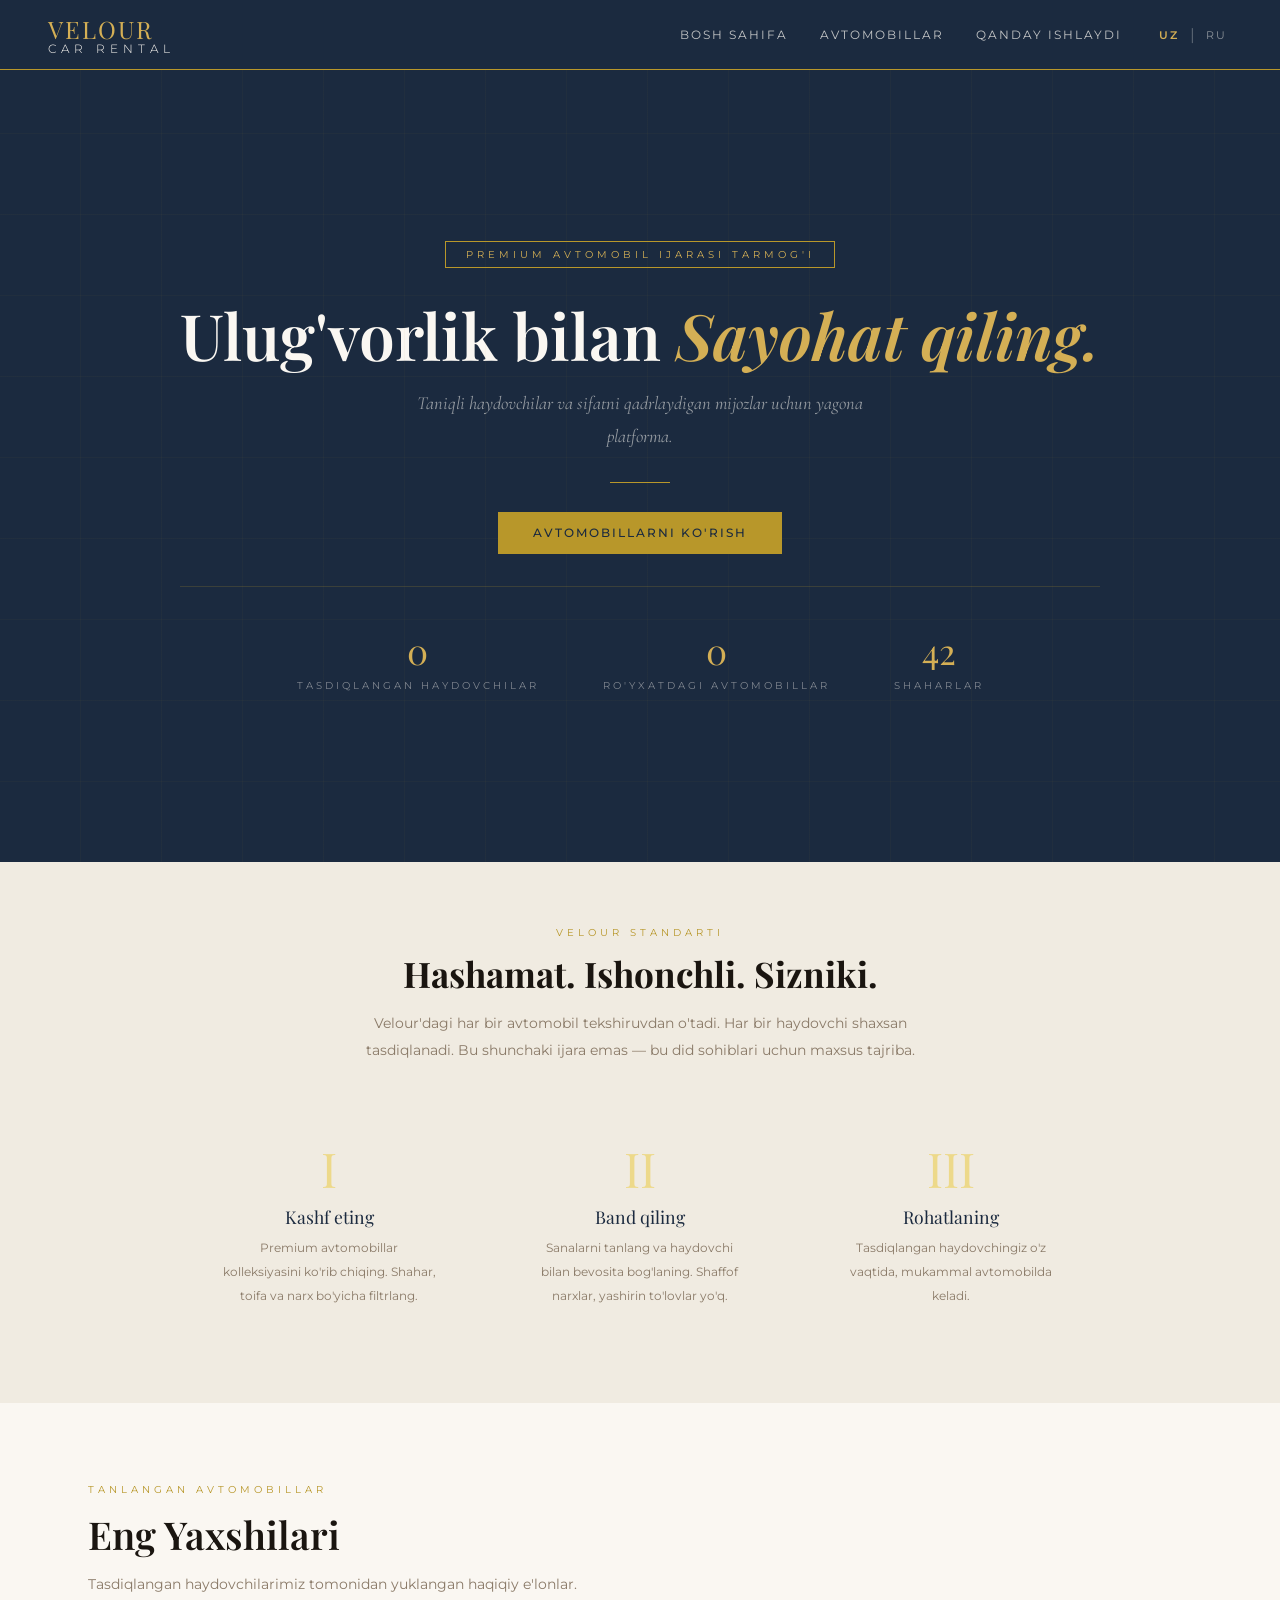
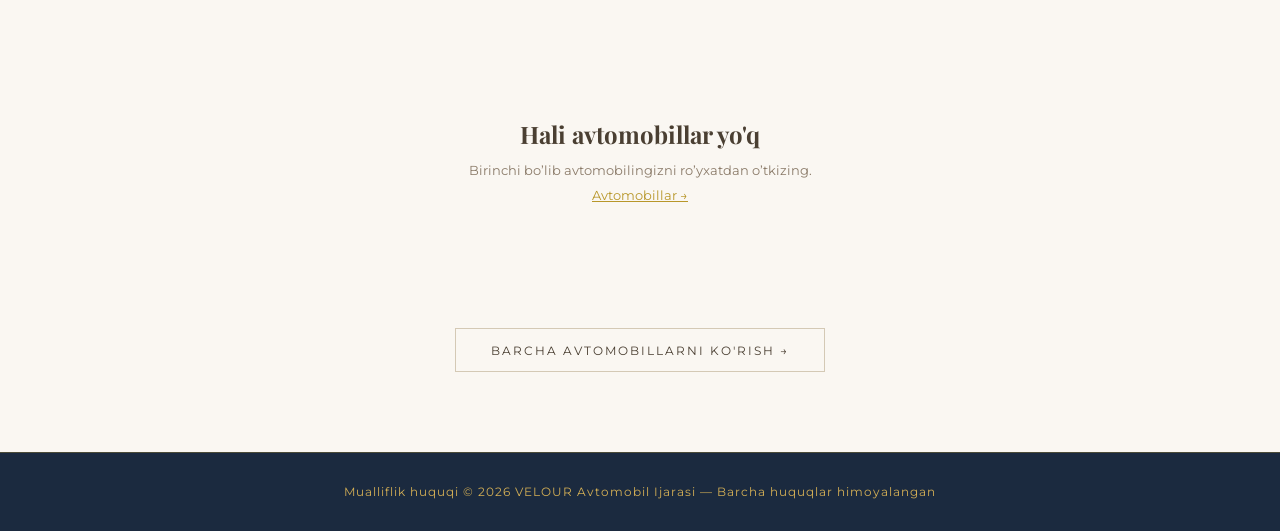
<file: index.html>
<!DOCTYPE html>
<html lang="uz">
<head>
<meta charset="UTF-8">
<meta name="viewport" content="width=device-width, initial-scale=1.0">
<title>Velour — Premium Avtomobil Ijarasi</title>
<link rel="stylesheet" href="style.css">
<script src="velour.js"></script>
</head>
<body>

<div id="nav-root"></div>

<section class="hero">
  <div>
    <div class="hero-badge" id="h-badge"></div>
    <h1 id="h-h1"></h1>
    <p class="hero-sub" id="h-sub"></p>
    <div class="divider"></div>
    <div class="hero-btns">
      <a class="btn-primary" href="pages/browse.html" id="h-btn1"></a>
    </div>
    <div class="hero-stats">
      <div><div class="stat-num" id="stat-d">0</div><div class="stat-label" id="sl-d"></div></div>
      <div><div class="stat-num" id="stat-c">0</div><div class="stat-label" id="sl-c"></div></div>
      <div><div class="stat-num">42</div><div class="stat-label" id="sl-ci"></div></div>
    </div>
  </div>
</section>

<div style="background:var(--cream-dark);padding:4rem 3rem;text-align:center;">
  <div style="max-width:900px;margin:0 auto;">
    <div class="section-tag" id="std-tag"></div>
    <h2 class="serif" id="std-h2" style="font-size:2.2rem;margin-bottom:0.8rem;"></h2>
    <p id="std-p" style="color:var(--text-muted);font-size:0.85rem;line-height:2;max-width:560px;margin:0 auto 3rem;"></p>
    <div class="how-grid">
      <div class="how-item"><div class="how-num">I</div><div class="how-title" id="hw1t"></div><div class="how-desc" id="hw1d"></div></div>
      <div class="how-item"><div class="how-num">II</div><div class="how-title" id="hw2t"></div><div class="how-desc" id="hw2d"></div></div>
      <div class="how-item"><div class="how-num">III</div><div class="how-title" id="hw3t"></div><div class="how-desc" id="hw3d"></div></div>
    </div>
  </div>
</div>

<div class="section">
  <div class="section-tag" id="ft"></div>
  <h2 id="fh"></h2>
  <p class="section-sub" id="fs"></p>
  <div class="cars-grid" id="grid"></div>
  <div style="text-align:center;margin-top:2.5rem;">
    <a class="btn-outline" href="pages/browse.html" id="fb"></a>
  </div>
</div>

<footer style="background:var(--navy);color:rgba(250,247,242,0.5);text-align:center;padding:2rem;font-size:0.72rem;letter-spacing:1px;border-top:1px solid rgba(184,151,42,0.3);">
  <span id="foot"></span>
</footer>

<script>
document.getElementById('nav-root').innerHTML = buildNav('','');

function s(id,k){ var e=document.getElementById(id); if(e) e.textContent=t(k); }
s('h-badge','hero_badge');
document.getElementById('h-h1').innerHTML = t('hero_h1_1')+' <em>'+t('hero_h1_2')+'</em>';
s('h-sub','hero_sub'); s('h-btn1','hero_btn1');
s('sl-d','stat_drivers'); s('sl-c','stat_cars'); s('sl-ci','stat_cities');
s('std-tag','standard_tag'); s('std-h2','standard_h2'); s('std-p','standard_p');
s('hw1t','how1_title'); s('hw1d','how1_desc');
s('hw2t','how2_title'); s('hw2d','how2_desc');
s('hw3t','how3_title'); s('hw3d','how3_desc');
s('ft','featured_tag'); s('fh','featured_h2'); s('fs','featured_sub'); s('fb','featured_btn');
document.getElementById('foot').innerHTML = t('footer').replace('VELOUR','<span style="color:var(--gold-light)">VELOUR</span>');

var cars = getCars();
document.getElementById('stat-d').textContent = cars.length;
document.getElementById('stat-c').textContent = cars.length;

var featured = cars.slice(-3).reverse();
var grid = document.getElementById('grid');
if(!featured.length){
  grid.innerHTML = '<div class="empty-state"><h3>'+t('empty_h3')+'</h3><p>'+t('empty_p')+'<br><a href="pages/browse.html" style="color:var(--gold);">'+t('nav_browse')+' \u2192</a></p></div>';
} else {
  grid.innerHTML = featured.map(function(c){ return carCard(c,'pages/'); }).join('');
}
</script>
</body>
</html>
</file>
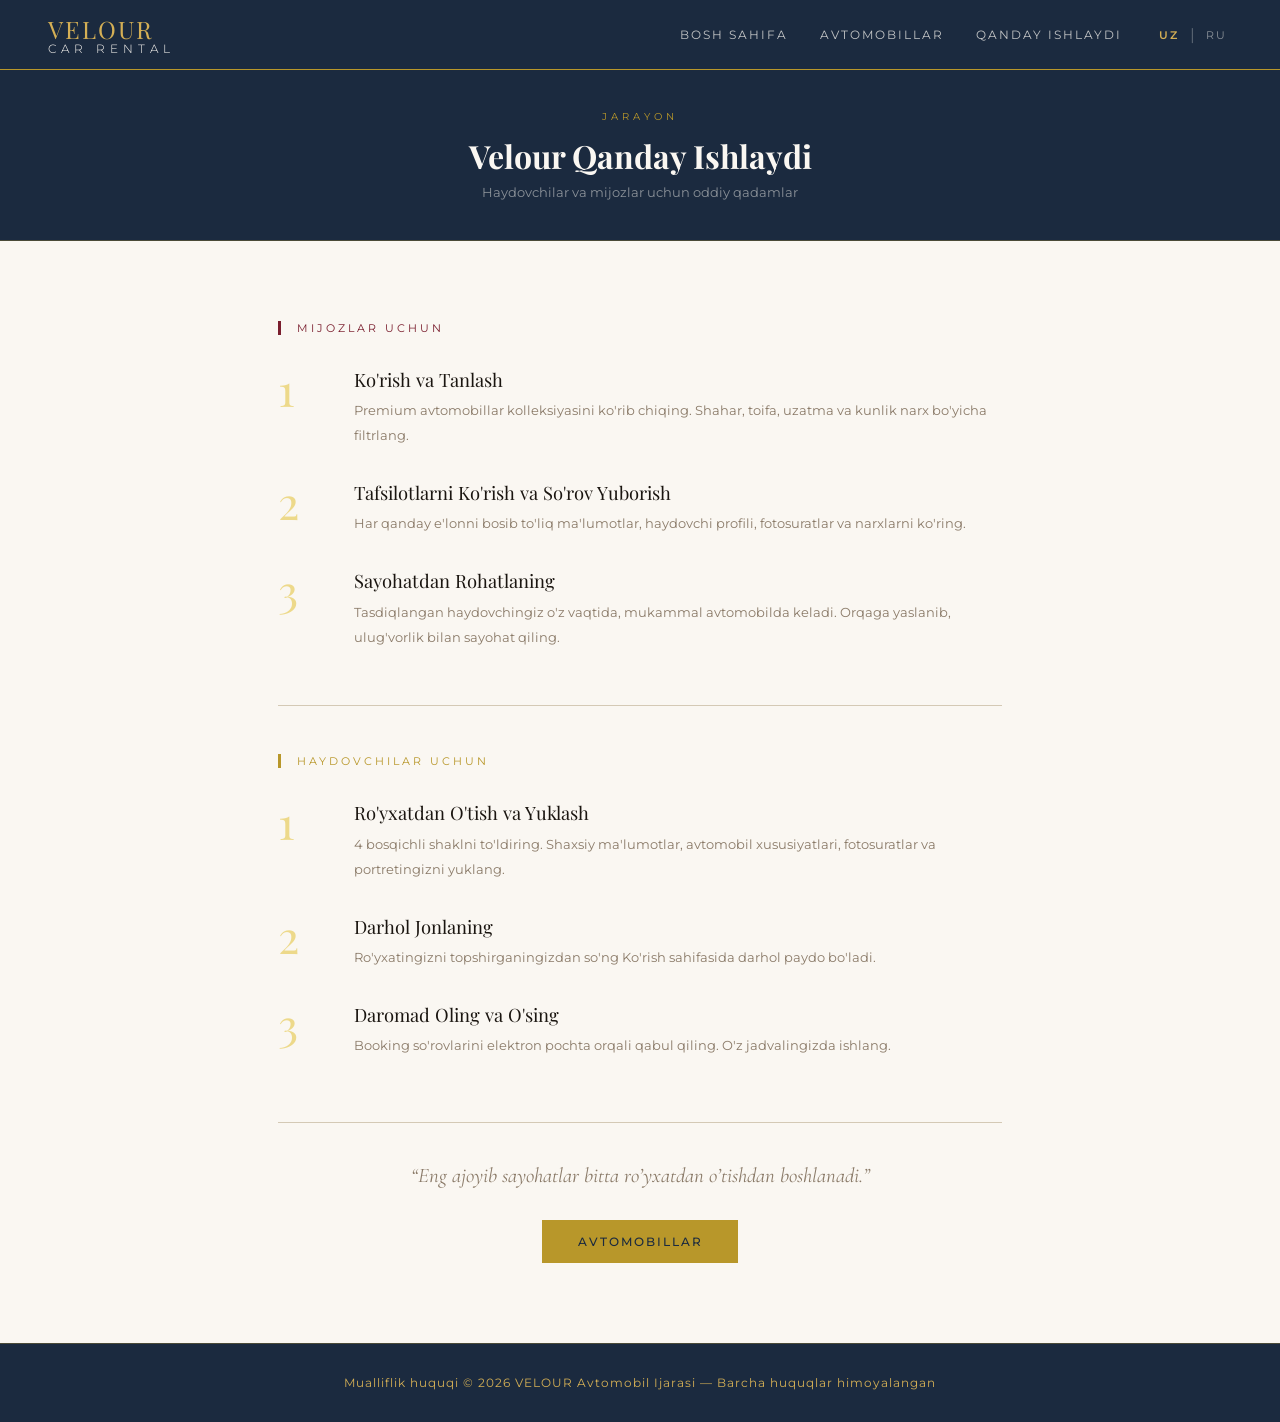
<file: how.html>
<!DOCTYPE html>
<html lang="uz">
<head>
<meta charset="UTF-8">
<meta name="viewport" content="width=device-width, initial-scale=1.0">
<title>Velour — Qanday Ishlaydi</title>
<link rel="stylesheet" href="../style.css">
<script src="../velour.js"></script>
</head>
<body>

<div id="nav-root"></div>

<div class="page-header-dark">
  <div class="section-tag" id="htag"></div>
  <h2 id="hh2"></h2>
  <p id="hsub"></p>
</div>

<div class="section" style="max-width:820px;">
  <div style="margin-bottom:3.5rem;">
    <div style="font-size:0.68rem;letter-spacing:3px;text-transform:uppercase;color:var(--crimson);border-left:3px solid var(--crimson);padding-left:1rem;margin-bottom:2rem;" id="for-c"></div>
    <div style="display:flex;flex-direction:column;gap:2rem;">
      <div style="display:flex;gap:1.5rem;align-items:flex-start;"><div style="font-family:'Playfair Display',serif;font-size:2.8rem;color:var(--gold-pale);min-width:52px;line-height:1;">1</div><div><div style="font-family:'Playfair Display',serif;font-size:1.15rem;margin-bottom:0.4rem;" id="c1t"></div><div style="font-size:0.82rem;color:var(--text-muted);line-height:1.9;" id="c1d"></div></div></div>
      <div style="display:flex;gap:1.5rem;align-items:flex-start;"><div style="font-family:'Playfair Display',serif;font-size:2.8rem;color:var(--gold-pale);min-width:52px;line-height:1;">2</div><div><div style="font-family:'Playfair Display',serif;font-size:1.15rem;margin-bottom:0.4rem;" id="c2t"></div><div style="font-size:0.82rem;color:var(--text-muted);line-height:1.9;" id="c2d"></div></div></div>
      <div style="display:flex;gap:1.5rem;align-items:flex-start;"><div style="font-family:'Playfair Display',serif;font-size:2.8rem;color:var(--gold-pale);min-width:52px;line-height:1;">3</div><div><div style="font-family:'Playfair Display',serif;font-size:1.15rem;margin-bottom:0.4rem;" id="c3t"></div><div style="font-size:0.82rem;color:var(--text-muted);line-height:1.9;" id="c3d"></div></div></div>
    </div>
  </div>
  <div style="border-top:1px solid var(--border);padding-top:3rem;">
    <div style="font-size:0.68rem;letter-spacing:3px;text-transform:uppercase;color:var(--gold);border-left:3px solid var(--gold);padding-left:1rem;margin-bottom:2rem;" id="for-d"></div>
    <div style="display:flex;flex-direction:column;gap:2rem;">
      <div style="display:flex;gap:1.5rem;align-items:flex-start;"><div style="font-family:'Playfair Display',serif;font-size:2.8rem;color:var(--gold-pale);min-width:52px;line-height:1;">1</div><div><div style="font-family:'Playfair Display',serif;font-size:1.15rem;margin-bottom:0.4rem;" id="d1t"></div><div style="font-size:0.82rem;color:var(--text-muted);line-height:1.9;" id="d1d"></div></div></div>
      <div style="display:flex;gap:1.5rem;align-items:flex-start;"><div style="font-family:'Playfair Display',serif;font-size:2.8rem;color:var(--gold-pale);min-width:52px;line-height:1;">2</div><div><div style="font-family:'Playfair Display',serif;font-size:1.15rem;margin-bottom:0.4rem;" id="d2t"></div><div style="font-size:0.82rem;color:var(--text-muted);line-height:1.9;" id="d2d"></div></div></div>
      <div style="display:flex;gap:1.5rem;align-items:flex-start;"><div style="font-family:'Playfair Display',serif;font-size:2.8rem;color:var(--gold-pale);min-width:52px;line-height:1;">3</div><div><div style="font-family:'Playfair Display',serif;font-size:1.15rem;margin-bottom:0.4rem;" id="d3t"></div><div style="font-size:0.82rem;color:var(--text-muted);line-height:1.9;" id="d3d"></div></div></div>
    </div>
  </div>
  <div style="text-align:center;margin-top:4rem;padding-top:2.5rem;border-top:1px solid var(--border);">
    <div style="font-family:'Cormorant Garamond',serif;font-style:italic;font-size:1.3rem;color:var(--text-muted);margin-bottom:2rem;" id="hquote"></div>
    <a class="btn-primary" href="browse.html" id="hbtn"></a>
  </div>
</div>

<footer style="background:var(--navy);color:rgba(250,247,242,0.5);text-align:center;padding:2rem;font-size:0.72rem;letter-spacing:1px;border-top:1px solid rgba(184,151,42,0.3);">
  <span id="foot"></span>
</footer>

<script>
document.getElementById('nav-root').innerHTML = buildNavSub();
function s(id,k){var e=document.getElementById(id);if(e)e.textContent=t(k);}
s('htag','how_tag'); s('hh2','how_h2'); s('hsub','how_sub');
s('for-c','for_clients'); s('for-d','for_drivers');
s('c1t','c1_title'); s('c1d','c1_desc');
s('c2t','c2_title'); s('c2d','c2_desc');
s('c3t','c3_title'); s('c3d','c3_desc');
s('d1t','d1_title'); s('d1d','d1_desc');
s('d2t','d2_title'); s('d2d','d2_desc');
s('d3t','d3_title'); s('d3d','d3_desc');
s('hquote','how_quote'); s('hbtn','nav_browse');
document.getElementById('foot').innerHTML=t('footer').replace('VELOUR','<span style="color:var(--gold-light)">VELOUR</span>');
</script>
</body>
</html>
</file>
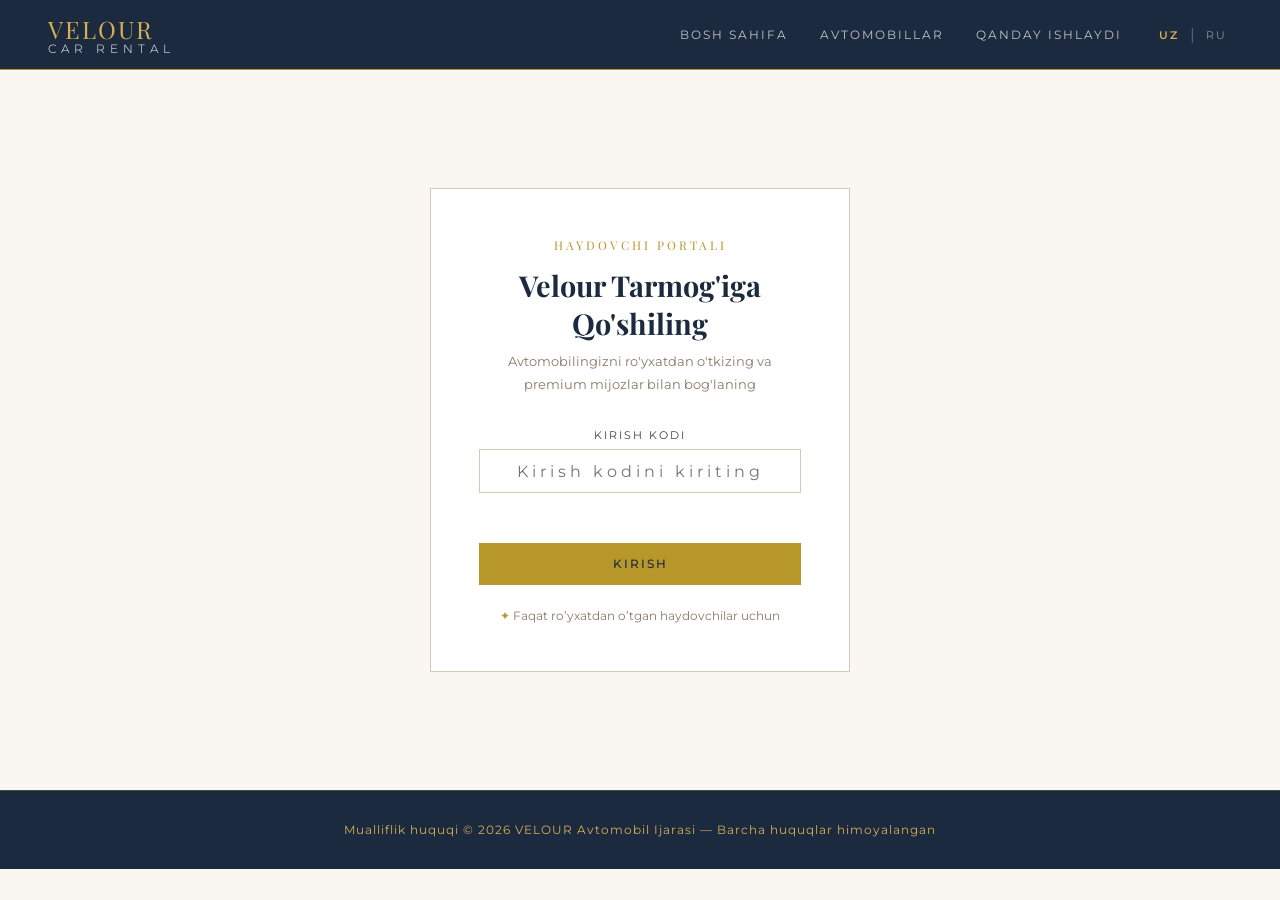
<file: register.html>
<!DOCTYPE html>
<html lang="uz">
<head>
<meta charset="UTF-8">
<meta name="viewport" content="width=device-width, initial-scale=1.0">
<title>Velour — Haydovchi Portali</title>
<link rel="stylesheet" href="../style.css">
<script src="../velour.js"></script>
</head>
<body>

<div id="nav-root"></div>

<!-- ===== KIRISH ESHIGI ===== -->
<div id="gate" style="min-height:80vh;display:flex;align-items:center;justify-content:center;padding:2rem;">
  <div style="background:#fff;border:1px solid var(--border);padding:3rem;max-width:420px;width:100%;text-align:center;">
    <div style="font-family:'Playfair Display',serif;font-size:0.75rem;letter-spacing:3px;text-transform:uppercase;color:var(--gold);margin-bottom:0.8rem;" id="g-tag"></div>
    <h2 style="font-family:'Playfair Display',serif;font-size:1.8rem;color:var(--navy);margin-bottom:0.5rem;" id="g-h2"></h2>
    <p style="font-size:0.8rem;color:var(--text-muted);margin-bottom:2rem;line-height:1.8;" id="g-sub"></p>
    <div class="field">
      <label id="g-lbl" style="display:block;font-size:0.68rem;letter-spacing:2px;text-transform:uppercase;color:var(--text-mid);margin-bottom:0.45rem;"></label>
      <input type="password" id="acode" style="width:100%;background:#fff;border:1px solid var(--border);padding:0.72rem 1rem;font-family:'Montserrat',sans-serif;font-size:1rem;color:var(--text-dark);outline:none;text-align:center;letter-spacing:4px;transition:border-color 0.2s;" id="g-inp">
    </div>
    <div id="gerr" style="font-size:0.75rem;color:var(--crimson);margin-bottom:0.8rem;min-height:1.2em;"></div>
    <button class="btn-primary" style="width:100%;" id="g-btn" onclick="checkAccess()"></button>
    <div style="margin-top:1.5rem;font-size:0.72rem;color:var(--text-muted);" id="g-note"></div>
  </div>
</div>

<!-- ===== RO'YXATDAN O'TISH FORMASI ===== -->
<div id="regwrap" style="display:none;">
  <div class="page-header-dark">
    <div class="section-tag" id="r-tag"></div>
    <h2 id="r-h2"></h2>
    <p id="r-sub"></p>
  </div>

  <div class="form-wrap">
    <div class="steps">
      <button class="step-tab active" id="tab1"></button>
      <button class="step-tab" id="tab2"></button>
      <button class="step-tab" id="tab3"></button>
      <button class="step-tab" id="tab4"></button>
    </div>

    <!-- 1-qadam -->
    <div class="form-step active" id="step-1">
      <div class="step-title" id="s1t"></div>
      <div class="step-sub" id="s1s"></div>
      <div class="field-row">
        <div class="field"><label id="l-fn"></label><input id="ffname" type="text" required></div>
        <div class="field"><label id="l-ln"></label><input id="flname" type="text" required></div>
      </div>
      <div class="field"><label id="l-em"></label><input id="femail" type="email" required></div>
      <div class="field"><label id="l-ph"></label><input id="fphone" type="tel" required></div>
      <div class="field-row">
        <div class="field">
          <label id="l-ci"></label>
          <select id="fcity" required>
            <option value="" id="csel"></option>
            <option>Tashkent</option><option>Samarkand</option><option>Bukhara</option>
            <option>Namangan</option><option>Andijan</option><option>Other</option>
          </select>
        </div>
        <div class="field"><label id="l-li"></label><input id="flicence" type="text" required></div>
      </div>
      <div class="field"><label id="l-ex"></label><input id="fexp" type="number" min="1" max="60" required></div>
      <div class="form-nav"><div></div><button class="btn-next" id="bn1" onclick="goNext(1)"></button></div>
    </div>

    <!-- 2-qadam -->
    <div class="form-step" id="step-2">
      <div class="step-title" id="s2t"></div>
      <div class="step-sub" id="s2s"></div>
      <div class="field-row">
        <div class="field"><label id="l-br"></label><input id="fbrand" type="text" required></div>
        <div class="field"><label id="l-mo"></label><input id="fmodel" type="text" required></div>
      </div>
      <div class="field-row">
        <div class="field"><label id="l-yr"></label><input id="fyear" type="number" min="2000" max="2026" required></div>
        <div class="field"><label id="l-co"></label><input id="fcolour" type="text"></div>
      </div>
      <div class="field-row">
        <div class="field"><label id="l-pl"></label><input id="fplate" type="text"></div>
        <div class="field">
          <label id="l-se"></label>
          <select id="fseats"><option>2</option><option>4</option><option selected>5</option><option>6</option><option>7</option><option>8</option></select>
        </div>
      </div>
      <div class="field-row">
        <div class="field">
          <label id="l-tr"></label>
          <select id="ftrans"><option>Automatic</option><option>Manual</option><option>Hybrid</option><option>Electric</option></select>
        </div>
        <div class="field">
          <label id="l-ca"></label>
          <select id="fcat"><option>Luxury Sedan</option><option>Executive SUV</option><option>Prestige Saloon</option><option>Grand Tourer</option><option>Sports</option><option>Other</option></select>
        </div>
      </div>
      <div class="field"><label id="l-ra"></label><input id="frate" type="number" min="10" required></div>
      <div class="field"><label id="l-de"></label><textarea id="fdesc"></textarea></div>
      <div class="form-nav">
        <button class="btn-back" id="bb2" onclick="goPrev(2)"></button>
        <button class="btn-next" id="bn2" onclick="goNext(2)"></button>
      </div>
    </div>

    <!-- 3-qadam -->
    <div class="form-step" id="step-3">
      <div class="step-title" id="s3t"></div>
      <div class="step-sub" id="s3s"></div>
      <div class="field" style="margin-bottom:2rem;">
        <label><span id="l-cp"></span> <span id="l-cph" style="text-transform:none;letter-spacing:0;font-size:0.78rem;color:var(--text-muted);font-weight:400;"></span></label>
        <div class="upload-zone" id="carzone" onclick="document.getElementById('carupload').click()">
          <div class="upload-icon">&#9672;</div>
          <p><strong id="uc-s"></strong><br><span id="uc-d"></span><br><small id="uc-z"></small></p>
          <input type="file" id="carupload" multiple accept="image/jpeg,image/png,image/webp" style="display:none">
        </div>
        <div class="img-previews" id="carprev"></div>
      </div>
      <div class="field">
        <label><span id="l-dp"></span> <span id="l-dph" style="text-transform:none;letter-spacing:0;font-size:0.78rem;color:var(--text-muted);font-weight:400;"></span></label>
        <div class="upload-zone" id="drvzone" onclick="document.getElementById('drvupload').click()">
          <div class="upload-icon">&#9673;</div>
          <p><strong id="ud-s"></strong><br><span id="ud-d"></span><br><small id="ud-z"></small></p>
          <input type="file" id="drvupload" accept="image/jpeg,image/png,image/webp" style="display:none">
        </div>
        <div class="img-previews" id="drvprev"></div>
      </div>
      <div class="form-nav">
        <button class="btn-back" id="bb3" onclick="goPrev(3)"></button>
        <button class="btn-next" id="bn3" onclick="goNext(3)"></button>
      </div>
    </div>

    <!-- 4-qadam -->
    <div class="form-step" id="step-4">
      <div class="step-title" id="s4t"></div>
      <div class="step-sub" id="s4s"></div>
      <div class="review-box"><div class="review-box-label" id="rv-dl"></div><div class="review-grid" id="rvpers"></div></div>
      <div class="review-box"><div class="review-box-label" id="rv-vl"></div><div class="review-grid" id="rvveh"></div></div>
      <div style="background:var(--cream-dark);border:1px solid var(--border);padding:1rem;font-size:0.78rem;color:var(--text-muted);line-height:1.9;margin-bottom:1.5rem;" id="rv-note"></div>
      <div class="form-nav">
        <button class="btn-back" id="bb4" onclick="goPrev(4)"></button>
        <button class="btn-submit" id="bsub" onclick="submitListing()"></button>
      </div>
    </div>

    <!-- Muvaffaqiyat -->
    <div id="succbox" style="text-align:center;padding:3rem 1rem;display:none;">
      <div style="width:72px;height:72px;border-radius:50%;background:var(--navy);border:2px solid var(--gold);display:flex;align-items:center;justify-content:center;margin:0 auto 1.5rem;">
        <svg width="30" height="30" viewBox="0 0 30 30" fill="none"><polyline points="5,15 13,23 25,8" stroke="#D4AF55" stroke-width="2.5" stroke-linecap="round" stroke-linejoin="round"/></svg>
      </div>
      <h3 style="font-family:'Playfair Display',serif;font-size:1.8rem;color:var(--navy);margin-bottom:0.5rem;" id="suc-h"></h3>
      <p style="color:var(--text-muted);font-size:0.82rem;line-height:1.9;" id="suc-p"></p>
      <div style="width:60px;height:1px;background:var(--gold);margin:1.8rem auto;"></div>
      <div style="display:flex;gap:1rem;justify-content:center;flex-wrap:wrap;margin-top:1rem;">
        <a class="btn-primary" href="browse.html" id="suc-v"></a>
        <a class="btn-outline" href="../index.html" id="suc-h2"></a>
      </div>
    </div>
  </div>
</div>

<div id="toast" class="toast"></div>

<footer style="background:var(--navy);color:rgba(250,247,242,0.5);text-align:center;padding:2rem;font-size:0.72rem;letter-spacing:1px;border-top:1px solid rgba(184,151,42,0.3);">
  <span id="foot"></span>
</footer>

<script>
document.getElementById('nav-root').innerHTML = buildNavSub();

function s(id,k){var e=document.getElementById(id);if(e)e.textContent=t(k);}
function ph(id,k){var e=document.getElementById(id);if(e)e.placeholder=t(k);}

/* Gate */
s('g-tag','reg_tag'); s('g-h2','reg_h2'); s('g-sub','reg_sub');
s('g-lbl','reg_access_label'); ph('acode','reg_access_ph'); s('g-btn','reg_access_btn');
var lang=getLang();
document.getElementById('g-note').innerHTML='<span style="color:var(--gold)">\u2726</span> '+(lang==='uz'?"Faqat ro\u2019yxatdan o\u2019tgan haydovchilar uchun":"Только для зарегистрированных водителей");

/* Reg header */
s('r-tag','reg_tag'); s('r-h2','reg_h2'); s('r-sub','reg_sub');

/* Tabs */
s('tab1','tab1'); s('tab2','tab2'); s('tab3','tab3'); s('tab4','tab4');

/* Step 1 */
s('s1t','step1_title'); s('s1s','step1_sub');
s('l-fn','lbl_fname'); ph('ffname','ph_fname');
s('l-ln','lbl_lname'); ph('flname','ph_lname');
s('l-em','lbl_email'); ph('femail','ph_email');
s('l-ph','lbl_phone'); ph('fphone','ph_phone');
s('l-ci','lbl_city'); s('csel','city_select');
s('l-li','lbl_licence'); ph('flicence','ph_licence');
s('l-ex','lbl_exp'); ph('fexp','ph_exp');

/* Step 2 */
s('s2t','step2_title'); s('s2s','step2_sub');
s('l-br','lbl_brand'); ph('fbrand','ph_brand');
s('l-mo','lbl_model'); ph('fmodel','ph_model');
s('l-yr','lbl_year'); ph('fyear','ph_year');
s('l-co','lbl_colour'); ph('fcolour','ph_colour');
s('l-pl','lbl_plate'); ph('fplate','ph_plate');
s('l-se','lbl_seats'); s('l-tr','lbl_trans'); s('l-ca','lbl_cat');
s('l-ra','lbl_rate'); ph('frate','ph_rate');
s('l-de','lbl_desc'); ph('fdesc','ph_desc');

/* Step 3 */
s('s3t','step3_title'); s('s3s','step3_sub');
s('l-cp','lbl_car_photos'); s('l-cph','car_photos_hint');
s('uc-s','upload_car_strong'); s('uc-d','upload_car_desc'); s('uc-z','upload_car_size');
s('l-dp','lbl_driver_photo'); s('l-dph','driver_photo_hint');
s('ud-s','upload_drv_strong'); s('ud-d','upload_drv_desc'); s('ud-z','upload_drv_size');

/* Step 4 */
s('s4t','step4_title'); s('s4s','step4_sub');
s('rv-dl','rev_driver'); s('rv-vl','rev_vehicle'); s('rv-note','rev_note');

/* Buttons */
s('bn1','btn_continue');
s('bb2','btn_back'); s('bn2','btn_continue');
s('bb3','btn_back'); s('bn3','btn_review');
s('bb4','btn_back'); s('bsub','btn_submit');

/* Success */
s('suc-h','success_h3'); s('suc-p','success_p');
s('suc-v','success_view'); s('suc-h2','success_home');

document.getElementById('foot').innerHTML=t('footer').replace('VELOUR','<span style="color:var(--gold-light)">VELOUR</span>');

/* ===== KIRISH TEKSHIRUVI ===== */
var DRIVER_CODE = 'velour2024'; /* ← shu parolni o'zgartiring */

function checkAccess(){
  var code=document.getElementById('acode').value.trim();
  if(code===DRIVER_CODE){
    document.getElementById('gate').style.display='none';
    document.getElementById('regwrap').style.display='block';
    window.scrollTo(0,0);
  } else {
    document.getElementById('gerr').textContent=t('reg_wrong_code');
    document.getElementById('acode').style.borderColor='var(--crimson)';
    setTimeout(function(){ document.getElementById('gerr').textContent=''; document.getElementById('acode').style.borderColor=''; },3000);
  }
}
document.getElementById('acode').addEventListener('keydown',function(e){if(e.key==='Enter')checkAccess();});

/* ===== FOTO YUKLASH ===== */
var carB64=[];
var drvB64='';

function fileToB64(file){
  return new Promise(function(res,rej){
    var r=new FileReader();
    r.onload=function(e){res(e.target.result);};
    r.onerror=rej;
    r.readAsDataURL(file);
  });
}

document.getElementById('carupload').addEventListener('change',async function(){
  carB64=[];
  var prev=document.getElementById('carprev'); prev.innerHTML='';
  for(var i=0;i<this.files.length;i++){
    var b=await fileToB64(this.files[i]);
    carB64.push(b);
    var img=document.createElement('img'); img.src=b; prev.appendChild(img);
  }
  document.getElementById('carzone').style.borderColor=carB64.length?'var(--gold)':'';
});

document.getElementById('drvupload').addEventListener('change',async function(){
  if(!this.files[0])return;
  drvB64=await fileToB64(this.files[0]);
  var prev=document.getElementById('drvprev'); prev.innerHTML='';
  var img=document.createElement('img'); img.src=drvB64; prev.appendChild(img);
  document.getElementById('drvzone').style.borderColor='var(--gold)';
});

/* ===== QADAMLAR ===== */
function goNext(n){ if(validate(n)){ if(n===3) buildReview(); goStep(n+1); } }
function goPrev(n){ goStep(n-1); }

function goStep(n){
  document.querySelectorAll('.form-step').forEach(function(el){el.classList.remove('active');});
  var st=document.getElementById('step-'+n); if(st) st.classList.add('active');
  document.querySelectorAll('.step-tab').forEach(function(tab,i){
    tab.classList.remove('active','done');
    if(i+1===n) tab.classList.add('active');
    else if(i+1<n) tab.classList.add('done');
  });
  window.scrollTo({top:0,behavior:'smooth'});
}

function validate(n){
  var fields=document.querySelectorAll('#step-'+n+' [required]');
  for(var i=0;i<fields.length;i++){
    if(!fields[i].value.trim()){
      fields[i].style.borderColor='var(--crimson)';
      fields[i].focus();
      showToast(t('toast_required'));
      var f=fields[i];
      setTimeout(function(){f.style.borderColor='';},2000);
      return false;
    }
  }
  return true;
}

function v(id){ return (document.getElementById(id)||{}).value||''; }

function buildReview(){
  var mkR=function(lbl,val){ return '<div><div style="font-size:0.6rem;color:var(--text-muted);letter-spacing:1px;text-transform:uppercase;margin-bottom:2px;">'+lbl+'</div><div>'+(val||'&mdash;')+'</div></div>'; };
  document.getElementById('rvpers').innerHTML =
    mkR(t('rev_name'),v('ffname')+' '+v('flname'))
    +mkR(t('rev_email2'),v('femail'))
    +mkR(t('rev_phone2'),v('fphone'))
    +mkR(t('rev_city2'),v('fcity'))
    +mkR(t('rev_lic'),v('flicence'))
    +mkR(t('rev_exp2'),v('fexp')+t('years_sfx'));
  document.getElementById('rvveh').innerHTML =
    mkR(t('rev_vehicle2'),v('fbrand')+' '+v('fmodel'))
    +mkR(t('rev_year'),v('fyear'))
    +mkR(t('rev_col'),v('fcolour'))
    +mkR(t('rev_plate2'),v('fplate'))
    +mkR(t('rev_cat2'),v('fcat'))
    +mkR(t('rev_trans2'),v('ftrans'))
    +mkR(t('rev_seats2'),v('fseats'))
    +mkR(t('rev_rate2'),'$'+v('frate'));
}

function submitListing(){
  saveCar({
    firstName:v('ffname'),lastName:v('flname'),email:v('femail'),phone:v('fphone'),
    city:v('fcity'),licence:v('flicence'),experience:v('fexp'),
    brand:v('fbrand'),model:v('fmodel'),year:v('fyear'),colour:v('fcolour'),
    plate:v('fplate'),seats:v('fseats'),transmission:v('ftrans'),category:v('fcat'),
    rate:v('frate'),description:v('fdesc'),
    carPhotos:carB64.slice(),driverPhoto:drvB64
  });
  document.querySelectorAll('.form-step').forEach(function(el){el.style.display='none';});
  document.querySelector('.steps').style.display='none';
  document.getElementById('succbox').style.display='block';
  window.scrollTo({top:0,behavior:'smooth'});
}

function showToast(msg){
  var el=document.getElementById('toast');
  el.textContent=msg; el.classList.add('show');
  setTimeout(function(){el.classList.remove('show');},3000);
}
</script>
</body>
</html>
</file>
<file: style.css>
/* ===== VELOUR — Global Styles ===== */
@import url('https://fonts.googleapis.com/css2?family=Playfair+Display:ital,wght@0,400;0,500;0,600;0,700;1,400;1,600&family=Cormorant+Garamond:ital,wght@0,300;0,400;1,300;1,400&family=Montserrat:wght@300;400;500;600&display=swap');

*, *::before, *::after { margin: 0; padding: 0; box-sizing: border-box; }

:root {
  --cream:        #FAF7F2;
  --cream-dark:   #F0EBE1;
  --cream-mid:    #E8E0D0;
  --navy:         #1B2A3F;
  --navy-light:   #243549;
  --gold:         #B8972A;
  --gold-light:   #D4AF55;
  --gold-pale:    #EDD98A;
  --crimson:      #7A1E2E;
  --crimson-light:#9A2C3F;
  --text-dark:    #1A1510;
  --text-mid:     #4A3F32;
  --text-muted:   #8A7A68;
  --border:       #D4C9B5;
  --border-light: #E8E0D0;
}

html { scroll-behavior: smooth; }

body {
  font-family: 'Montserrat', sans-serif;
  background: var(--cream);
  color: var(--text-dark);
  min-height: 100vh;
  -webkit-font-smoothing: antialiased;
}

.serif   { font-family: 'Playfair Display', serif; }
.italic  { font-family: 'Cormorant Garamond', serif; font-style: italic; }

/* ── NAV ── */
nav {
  background: var(--navy);
  padding: 0 3rem;
  display: flex;
  align-items: center;
  justify-content: space-between;
  height: 70px;
  position: sticky;
  top: 0;
  z-index: 100;
  border-bottom: 1px solid var(--gold);
}
.logo {
  font-family: 'Playfair Display', serif;
  font-size: 1.5rem;
  color: var(--gold-light);
  letter-spacing: 2px;
  text-decoration: none;
}
.logo-sub {
  color: var(--cream);
  font-weight: 300;
  font-size: 0.75rem;
  display: block;
  letter-spacing: 5px;
  text-transform: uppercase;
  font-family: 'Montserrat', sans-serif;
  margin-top: -4px;
}
.nav-links { display: flex; gap: 2rem; align-items: center; }
.nav-links a {
  color: rgba(250,247,242,0.75);
  text-decoration: none;
  font-size: 0.72rem;
  letter-spacing: 2px;
  text-transform: uppercase;
  transition: color 0.2s;
}
.nav-links a:hover { color: var(--gold-light); }
.nav-btn {
  background: var(--crimson);
  color: var(--cream);
  border: none;
  padding: 0.5rem 1.4rem;
  font-family: 'Montserrat', sans-serif;
  font-size: 0.72rem;
  letter-spacing: 2px;
  text-transform: uppercase;
  cursor: pointer;
  text-decoration: none;
  transition: background 0.2s;
}
.nav-btn:hover { background: var(--crimson-light); }

/* ── BUTTONS ── */
.btn-primary {
  background: var(--gold);
  color: var(--navy);
  border: none;
  padding: 0.85rem 2.2rem;
  font-family: 'Montserrat', sans-serif;
  font-size: 0.75rem;
  letter-spacing: 2px;
  text-transform: uppercase;
  cursor: pointer;
  font-weight: 500;
  text-decoration: none;
  display: inline-block;
  transition: background 0.2s;
}
.btn-primary:hover { background: var(--gold-light); }

.btn-outline {
  background: transparent;
  color: var(--text-mid);
  border: 1px solid var(--border);
  padding: 0.85rem 2.2rem;
  font-family: 'Montserrat', sans-serif;
  font-size: 0.75rem;
  letter-spacing: 2px;
  text-transform: uppercase;
  cursor: pointer;
  text-decoration: none;
  display: inline-block;
  transition: border-color 0.2s, color 0.2s;
}
.btn-outline:hover { border-color: var(--gold); color: var(--gold); }

.btn-outline-light {
  background: transparent;
  color: var(--cream);
  border: 1px solid rgba(250,247,242,0.4);
  padding: 0.85rem 2.2rem;
  font-family: 'Montserrat', sans-serif;
  font-size: 0.75rem;
  letter-spacing: 2px;
  text-transform: uppercase;
  cursor: pointer;
  text-decoration: none;
  display: inline-block;
  transition: border-color 0.2s, color 0.2s;
}
.btn-outline-light:hover { border-color: var(--gold); color: var(--gold-light); }

.btn-sm {
  background: var(--navy);
  color: var(--cream);
  border: none;
  padding: 0.4rem 1rem;
  font-size: 0.68rem;
  letter-spacing: 1.5px;
  text-transform: uppercase;
  cursor: pointer;
  font-family: 'Montserrat', sans-serif;
  transition: background 0.2s;
}
.btn-sm:hover { background: var(--crimson); }

/* ── HERO ── */
.hero {
  background: var(--navy);
  min-height: 88vh;
  display: flex;
  align-items: center;
  justify-content: center;
  text-align: center;
  position: relative;
  overflow: hidden;
  padding: 4rem 2rem;
}
.hero::before {
  content: '';
  position: absolute;
  inset: 0;
  background:
    repeating-linear-gradient(0deg, transparent, transparent 80px, rgba(184,151,42,0.04) 80px, rgba(184,151,42,0.04) 81px),
    repeating-linear-gradient(90deg, transparent, transparent 80px, rgba(184,151,42,0.04) 80px, rgba(184,151,42,0.04) 81px);
  pointer-events: none;
}
.hero-badge {
  display: inline-block;
  border: 1px solid var(--gold);
  color: var(--gold-light);
  font-size: 0.65rem;
  letter-spacing: 4px;
  text-transform: uppercase;
  padding: 0.4rem 1.2rem;
  margin-bottom: 2rem;
}
.hero h1 {
  font-family: 'Playfair Display', serif;
  font-size: 4rem;
  color: var(--cream);
  line-height: 1.1;
  margin-bottom: 1rem;
  font-weight: 600;
}
.hero h1 em { color: var(--gold-light); font-style: italic; }
.hero-sub {
  font-family: 'Cormorant Garamond', serif;
  font-style: italic;
  font-size: 1.15rem;
  color: rgba(250,247,242,0.55);
  max-width: 480px;
  margin: 0 auto 1.5rem;
  line-height: 1.8;
}
.divider { width: 60px; height: 1px; background: var(--gold); margin: 1.8rem auto; }
.hero-btns { display: flex; gap: 1rem; justify-content: center; flex-wrap: wrap; }
.hero-stats {
  display: flex;
  justify-content: center;
  gap: 4rem;
  padding: 2.5rem 3rem 0;
  border-top: 1px solid rgba(184,151,42,0.2);
  margin-top: 2rem;
}
.stat-num { font-family: 'Playfair Display', serif; font-size: 2.2rem; color: var(--gold-light); }
.stat-label { font-size: 0.65rem; letter-spacing: 3px; text-transform: uppercase; color: rgba(250,247,242,0.45); margin-top: 0.3rem; }

/* ── SECTIONS ── */
.section { padding: 5rem 3rem; max-width: 1200px; margin: 0 auto; }
.section-tag { font-size: 0.65rem; letter-spacing: 4px; text-transform: uppercase; color: var(--gold); margin-bottom: 0.7rem; }
.section h2 { font-family: 'Playfair Display', serif; font-size: 2.4rem; font-weight: 600; color: var(--text-dark); margin-bottom: 0.8rem; }
.section-sub { color: var(--text-muted); font-size: 0.85rem; line-height: 1.9; max-width: 520px; }

/* ── CAR CARDS ── */
.cars-grid { display: grid; grid-template-columns: repeat(auto-fill, minmax(300px, 1fr)); gap: 1.5rem; margin-top: 2.5rem; }
.car-card { background: #fff; border: 1px solid var(--border); transition: border-color 0.2s, transform 0.2s; }
.car-card:hover { border-color: var(--gold); transform: translateY(-2px); }

.car-img-wrap {
  width: 100%;
  height: 200px;
  overflow: hidden;
  background: var(--navy);
  display: flex;
  align-items: center;
  justify-content: center;
  position: relative;
}
.car-img-wrap img {
  width: 100%;
  height: 100%;
  object-fit: cover;
}
.car-img-placeholder {
  display: flex;
  flex-direction: column;
  align-items: center;
  gap: 6px;
  opacity: 0.3;
}
.car-img-placeholder span {
  font-family: 'Playfair Display', serif;
  color: var(--gold-light);
  font-size: 0.75rem;
  letter-spacing: 3px;
}

.car-body { padding: 1.3rem; }
.car-category { font-size: 0.62rem; letter-spacing: 3px; text-transform: uppercase; color: var(--gold); margin-bottom: 0.4rem; }
.car-name { font-family: 'Playfair Display', serif; font-size: 1.25rem; margin-bottom: 0.35rem; }
.car-driver { font-size: 0.75rem; color: var(--text-muted); margin-bottom: 0.8rem; display: flex; align-items: center; gap: 0.5rem; }
.driver-dot { width: 6px; height: 6px; border-radius: 50%; background: var(--gold); flex-shrink: 0; }
.car-specs { display: flex; gap: 0.5rem; margin-bottom: 0.8rem; flex-wrap: wrap; }
.spec { font-size: 0.65rem; background: var(--cream-dark); color: var(--text-mid); padding: 0.2rem 0.6rem; letter-spacing: 1px; }
.car-meta { display: flex; justify-content: space-between; align-items: center; padding-top: 0.8rem; border-top: 1px solid var(--border); }
.car-price { font-family: 'Playfair Display', serif; font-size: 1.35rem; color: var(--crimson); }
.car-price-unit { font-family: 'Montserrat', sans-serif; font-size: 0.65rem; color: var(--text-muted); font-weight: 400; }

/* driver avatar in card */
.driver-avatar {
  width: 32px; height: 32px; border-radius: 50%; object-fit: cover; border: 1px solid var(--border);
}

/* ── EMPTY STATE ── */
.empty-state {
  text-align: center;
  padding: 5rem 2rem;
  color: var(--text-muted);
  grid-column: 1 / -1;
}
.empty-state h3 { font-family: 'Playfair Display', serif; font-size: 1.5rem; color: var(--text-mid); margin-bottom: 0.5rem; }
.empty-state p { font-size: 0.82rem; line-height: 1.9; }

/* ── HOW IT WORKS ── */
.how-grid { display: grid; grid-template-columns: repeat(3, 1fr); gap: 2rem; margin-top: 3rem; }
.how-item { text-align: center; padding: 2rem; }
.how-num { font-family: 'Playfair Display', serif; font-size: 3rem; color: var(--gold-pale); margin-bottom: 0.8rem; line-height: 1; }
.how-title { font-family: 'Playfair Display', serif; font-size: 1.1rem; color: var(--navy); margin-bottom: 0.5rem; }
.how-desc { font-size: 0.78rem; color: var(--text-muted); line-height: 1.9; }

/* ── BADGE ── */
.badge {
  display: inline-block;
  background: var(--crimson);
  color: var(--cream);
  font-size: 0.58rem;
  letter-spacing: 2px;
  text-transform: uppercase;
  padding: 0.18rem 0.6rem;
}

/* ── LANG SWITCHER ── */
.lang-switcher { display: flex; align-items: center; gap: 0.4rem; }
.lang-btn {
  background: transparent;
  border: none;
  color: rgba(250,247,242,0.5);
  font-family: 'Montserrat', sans-serif;
  font-size: 0.7rem;
  letter-spacing: 2px;
  cursor: pointer;
  padding: 0.2rem 0.3rem;
  transition: color 0.2s;
}
.lang-btn:hover { color: var(--gold-light); }
.lang-btn.active { color: var(--gold-light); font-weight: 600; }

/* ── FOOTER ── */
footer {
  background: var(--navy);
  color: rgba(250,247,242,0.5);
  text-align: center;
  padding: 2rem;
  font-size: 0.72rem;
  letter-spacing: 1px;
  border-top: 1px solid rgba(184,151,42,0.3);
}
footer span { color: var(--gold-light); }

/* ── FILTER BAR ── */
.filter-bar {
  background: var(--navy);
  padding: 1.2rem 3rem;
  display: flex;
  gap: 0.8rem;
  align-items: center;
  flex-wrap: wrap;
  border-bottom: 1px solid rgba(184,151,42,0.2);
}
.filter-label { color: var(--gold-light); font-size: 0.68rem; letter-spacing: 3px; text-transform: uppercase; margin-right: 0.5rem; }
.filter-bar select, .filter-bar input[type="text"] {
  background: rgba(255,255,255,0.07);
  border: 1px solid rgba(184,151,42,0.3);
  color: var(--cream);
  padding: 0.45rem 0.9rem;
  font-size: 0.75rem;
  font-family: 'Montserrat', sans-serif;
  outline: none;
  cursor: pointer;
}
.filter-bar select option { background: var(--navy); }

/* ── PAGE HEADER DARK ── */
.page-header-dark {
  background: var(--navy);
  padding: 2.5rem 3rem;
  text-align: center;
  border-bottom: 1px solid rgba(184,151,42,0.3);
}
.page-header-dark .section-tag { color: var(--gold); }
.page-header-dark h2 { font-family: 'Playfair Display', serif; color: var(--cream); font-size: 2rem; }
.page-header-dark p { color: rgba(250,247,242,0.5); font-size: 0.82rem; margin-top: 0.4rem; }

/* ── REGISTRATION FORM ── */
.form-wrap { max-width: 680px; margin: 0 auto; padding: 3rem; }
.steps {
  display: flex;
  border-bottom: 2px solid var(--border);
  margin-bottom: 2.5rem;
}
.step-tab {
  flex: 1;
  text-align: center;
  padding: 0.8rem 0.5rem;
  font-size: 0.68rem;
  letter-spacing: 2px;
  text-transform: uppercase;
  color: var(--text-muted);
  cursor: pointer;
  border-bottom: 2px solid transparent;
  margin-bottom: -2px;
  transition: color 0.2s, border-color 0.2s;
  background: none;
  border-top: none;
  border-left: none;
  border-right: none;
  font-family: 'Montserrat', sans-serif;
}
.step-tab.active { color: var(--crimson); border-bottom-color: var(--crimson); }
.step-tab.done { color: var(--gold); }

.form-step { display: none; }
.form-step.active { display: block; }
.step-title { font-family: 'Playfair Display', serif; font-size: 1.3rem; color: var(--navy); margin-bottom: 0.3rem; }
.step-sub { font-size: 0.78rem; color: var(--text-muted); margin-bottom: 2rem; }

.field { margin-bottom: 1.4rem; }
.field label {
  display: block;
  font-size: 0.68rem;
  letter-spacing: 2px;
  text-transform: uppercase;
  color: var(--text-mid);
  margin-bottom: 0.45rem;
}
.field input,
.field select,
.field textarea {
  width: 100%;
  background: #fff;
  border: 1px solid var(--border);
  padding: 0.72rem 1rem;
  font-family: 'Montserrat', sans-serif;
  font-size: 0.85rem;
  color: var(--text-dark);
  outline: none;
  transition: border-color 0.2s;
  -webkit-appearance: none;
}
.field input:focus, .field select:focus, .field textarea:focus { border-color: var(--gold); }
.field textarea { height: 100px; resize: vertical; line-height: 1.7; }
.field-row { display: grid; grid-template-columns: 1fr 1fr; gap: 1rem; }

.upload-zone {
  border: 1.5px dashed var(--border);
  padding: 2.5rem 1.5rem;
  text-align: center;
  cursor: pointer;
  transition: border-color 0.2s, background 0.2s;
  background: var(--cream);
}
.upload-zone:hover { border-color: var(--gold); background: var(--cream-dark); }
.upload-zone .upload-icon { font-size: 2rem; color: var(--gold); margin-bottom: 0.6rem; opacity: 0.7; }
.upload-zone p { font-size: 0.78rem; color: var(--text-muted); line-height: 1.8; }
.upload-zone strong { color: var(--text-mid); }
.upload-zone small { font-size: 0.68rem; }

.img-previews { display: flex; gap: 0.5rem; flex-wrap: wrap; margin-top: 0.8rem; }
.img-previews img { width: 80px; height: 60px; object-fit: cover; border: 1px solid var(--border); }

.form-nav {
  display: flex;
  justify-content: space-between;
  align-items: center;
  margin-top: 2.5rem;
  padding-top: 1.5rem;
  border-top: 1px solid var(--border);
}

.btn-back {
  background: transparent;
  border: 1px solid var(--border);
  color: var(--text-mid);
  padding: 0.65rem 1.5rem;
  font-size: 0.68rem;
  letter-spacing: 2px;
  text-transform: uppercase;
  cursor: pointer;
  font-family: 'Montserrat', sans-serif;
  transition: border-color 0.2s;
}
.btn-back:hover { border-color: var(--text-mid); }
.btn-next {
  background: var(--navy);
  color: var(--cream);
  border: none;
  padding: 0.65rem 1.8rem;
  font-size: 0.68rem;
  letter-spacing: 2px;
  text-transform: uppercase;
  cursor: pointer;
  font-family: 'Montserrat', sans-serif;
  transition: background 0.2s;
}
.btn-next:hover { background: var(--navy-light); }
.btn-submit {
  background: var(--crimson);
  color: var(--cream);
  border: none;
  padding: 0.65rem 2rem;
  font-size: 0.68rem;
  letter-spacing: 2px;
  text-transform: uppercase;
  cursor: pointer;
  font-family: 'Montserrat', sans-serif;
  transition: background 0.2s;
}
.btn-submit:hover { background: var(--crimson-light); }

/* review box */
.review-box {
  background: var(--cream-dark);
  border: 1px solid var(--border);
  padding: 1.4rem;
  margin-bottom: 1rem;
}
.review-box-label {
  font-size: 0.62rem;
  letter-spacing: 3px;
  text-transform: uppercase;
  color: var(--gold);
  margin-bottom: 1rem;
}
.review-grid {
  display: grid;
  grid-template-columns: 1fr 1fr;
  gap: 0.8rem;
  font-size: 0.82rem;
}
.review-field-label { font-size: 0.6rem; color: var(--text-muted); letter-spacing: 1px; text-transform: uppercase; margin-bottom: 2px; }

/* success */
.success-wrap {
  text-align: center;
  padding: 3rem 1rem;
  display: none;
}
.success-circle {
  width: 72px; height: 72px; border-radius: 50%;
  background: var(--navy);
  border: 2px solid var(--gold);
  display: flex; align-items: center; justify-content: center;
  margin: 0 auto 1.5rem;
}
.success-wrap h3 { font-family: 'Playfair Display', serif; font-size: 1.8rem; color: var(--navy); margin-bottom: 0.5rem; }
.success-wrap p { color: var(--text-muted); font-size: 0.82rem; line-height: 1.9; }

/* toast */
.toast {
  position: fixed; bottom: 2rem; right: 2rem;
  background: var(--navy); color: var(--cream);
  border-left: 3px solid var(--gold);
  padding: 1rem 1.5rem;
  font-size: 0.78rem; letter-spacing: 0.5px;
  opacity: 0; transform: translateY(10px);
  transition: opacity 0.3s, transform 0.3s;
  z-index: 999; pointer-events: none;
}
.toast.show { opacity: 1; transform: translateY(0); }

/* dark CTA band */
.cta-band {
  background: var(--navy);
  padding: 4rem 3rem;
  text-align: center;
}
.cta-band .section-tag { color: var(--gold); }
.cta-band h2 { font-family: 'Playfair Display', serif; color: var(--cream); font-size: 2rem; max-width: 500px; margin: 0 auto 1rem; }
.cta-band p { color: rgba(250,247,242,0.5); font-size: 0.82rem; max-width: 440px; margin: 0 auto 2rem; line-height: 1.9; }
</file>
